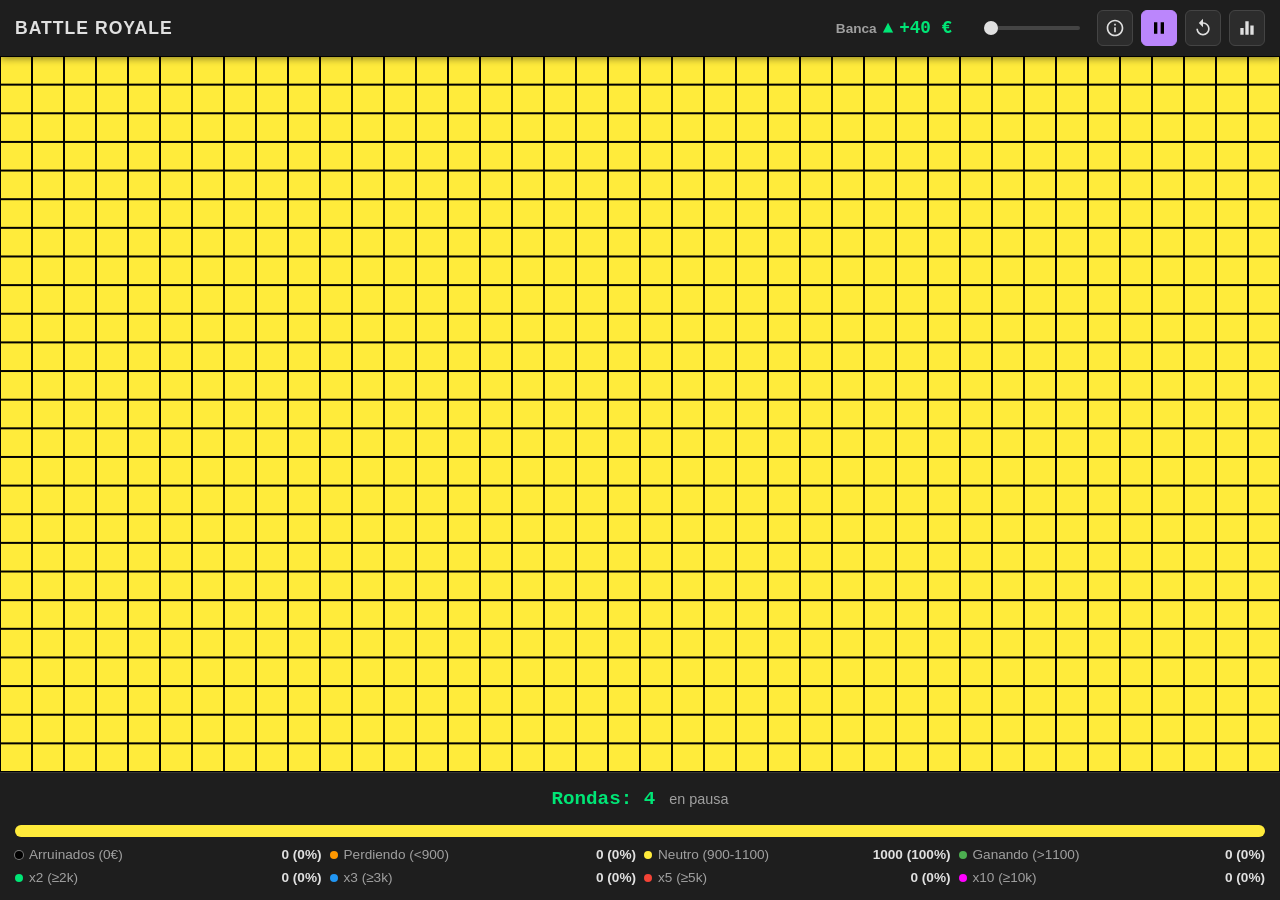
<file: index.html>
<!doctype html>
<html lang="es">
  <head>
    <meta charset="UTF-8" />
    <meta name="viewport" content="width=device-width, initial-scale=1.0, viewport-fit=cover" />
    <meta
      http-equiv="Content-Security-Policy"
      content="default-src 'self'; style-src 'self'; script-src 'self'; img-src 'self' data:;"
    />
    <title>Battle Royale: Cara o Cruz</title>
    <link rel="stylesheet" href="styles.css" />
    <script src="logger.js"></script>
  </head>
  <body>
    <header>
      <h1>Battle Royale</h1>
      <div class="controls">
        <span class="bank-counter is-even" id="bankResult" title="Lo que gana o pierde la banca">
          <span class="bank-label">Banca</span>
          <span class="bank-arrow" id="bankArrow" aria-hidden="true">–</span>
          <span id="bankValue">0 €</span>
        </span>
        <div class="slider-container">
          <input
            type="range"
            id="speedSlider"
            min="0"
            max="100"
            step="1"
            value="0"
            aria-label="Velocidad de simulación"
            aria-valuetext="1 ronda por paso"
            title="Velocidad de simulación"
          />
        </div>
        <div class="btn-group">
          <button id="infoBtn" type="button" aria-label="De qué va el juego" title="De qué va el juego">
            <svg viewBox="0 0 24 24" aria-hidden="true" focusable="false">
              <path
                d="M11 7h2v2h-2zm0 4h2v6h-2zm1-9C6.48 2 2 6.48 2 12s4.48 10 10 10 10-4.48 10-10S17.52 2 12 2zm0 18c-4.41 0-8-3.59-8-8s3.59-8 8-8 8 3.59 8 8-3.59 8-8 8z"
              />
            </svg>
          </button>
          <button id="playPauseBtn" type="button" aria-label="Iniciar" title="Iniciar">
            <svg id="icon-play" viewBox="0 0 24 24" aria-hidden="true" focusable="false">
              <path d="M8 5v14l11-7z" />
            </svg>
            <svg id="icon-pause" viewBox="0 0 24 24" class="hidden" aria-hidden="true" focusable="false">
              <path d="M6 19h4V5H6v14zm8-14v14h4V5h-4z" />
            </svg>
          </button>
          <button id="resetBtn" type="button" aria-label="Reiniciar" title="Reiniciar">
            <svg viewBox="0 0 24 24" aria-hidden="true" focusable="false">
              <path
                d="M12 5V1L7 6l5 5V7c3.31 0 6 2.69 6 6s-2.69 6-6 6-6-2.69-6-6H4c0 4.42 3.58 8 8 8s8-3.58 8-8-3.58-8-8-8z"
              />
            </svg>
          </button>
          <button id="statsBtn" type="button" aria-label="Ver seguimiento" title="Ver seguimiento">
            <svg viewBox="0 0 24 24" aria-hidden="true" focusable="false">
              <path d="M10 20h4V4h-4v16zm-6 0h4v-8H4v8zM16 9v11h4V9h-4z" />
            </svg>
          </button>
        </div>
      </div>
    </header>

    <main>
      <canvas
        id="gameCanvas"
        tabindex="0"
        role="img"
        aria-label="Cuadrícula de 1000 jugadores coloreada según su dinero. Usa las flechas para consultar cada jugador; el resumen está en el panel de estadísticas."
      ></canvas>
      <div id="tooltip" aria-hidden="true"></div>
      <p id="playerInfo" class="visually-hidden" aria-live="polite"></p>
    </main>

    <dialog id="infoDialog" aria-labelledby="infoTitle">
      <div class="info-body">
      <div class="info-header">
        <h2 id="infoTitle">¿De qué va?</h2>
        <button id="infoClose" type="button" aria-label="Cerrar" title="Cerrar">
          <svg viewBox="0 0 24 24" aria-hidden="true" focusable="false">
            <path
              d="M19 6.41 17.59 5 12 10.59 6.41 5 5 6.41 10.59 12 5 17.59 6.41 19 12 13.41 17.59 19 19 17.59 13.41 12z"
            />
          </svg>
        </button>
      </div>
      <ul class="info-list">
        <li><span class="info-icon" aria-hidden="true">🐒</span><span>1000 monos empiezan con 1000 € cada uno.</span></li>
        <li><span class="info-icon" aria-hidden="true">🪙</span><span>En cada ronda apuestan 1 € a cara o cruz contra la banca: 50 % de ganar.</span></li>
        <li><span class="info-icon" aria-hidden="true">💀</span><span>El que llega a 0 € queda eliminado para siempre.</span></li>
        <li><span class="info-icon" aria-hidden="true">🏦</span><span>Banca: <span class="bank-up">▲ verde</span> si gana, <span class="bank-down">▼ roja</span> si pierde.</span></li>
        <li><span class="info-icon" aria-hidden="true">📉</span><span>Aunque el juego es justo, con el tiempo casi todos se arruinan y unos pocos se quedan el dinero.</span></li>
      </ul>
      <ul class="info-legend" aria-label="Colores">
        <li><span class="dot dot-ruined" aria-hidden="true"></span>0 €</li>
        <li><span class="dot dot-losing" aria-hidden="true"></span>&lt;900</li>
        <li><span class="dot dot-neutral" aria-hidden="true"></span>≈1000</li>
        <li><span class="dot dot-winning" aria-hidden="true"></span>&gt;1100</li>
        <li><span class="dot dot-x2" aria-hidden="true"></span>x2</li>
        <li><span class="dot dot-x3" aria-hidden="true"></span>x3</li>
        <li><span class="dot dot-x5" aria-hidden="true"></span>x5</li>
        <li><span class="dot dot-x10" aria-hidden="true"></span>x10</li>
      </ul>
      <p class="info-controls">▶ jugar · ↺ reiniciar · 📊 seguimiento · deslizador: velocidad</p>
      </div>
    </dialog>

    <!-- Seguimiento encima del juego, para no perder la partida al volver -->
    <div
      id="trackingOverlay"
      class="hidden"
      role="dialog"
      aria-modal="true"
      aria-label="Seguimiento de 4 jugadores"
    >
      <iframe id="trackingFrame" title="Seguimiento de 4 jugadores"></iframe>
    </div>

    <section id="statsPanel" aria-label="Estadísticas">
      <div class="stats-header">
        <span class="match-counter"
          >Rondas: <span id="matchCount">0</span></span
        >
        <span class="round-rate" id="roundRate" title="Rondas por segundo">en pausa</span>
      </div>

      <div class="progress-container" aria-hidden="true">
        <div id="pb-ruined" class="progress-bar pb-ruined"></div>
        <div id="pb-losing" class="progress-bar pb-losing"></div>
        <div id="pb-neutral" class="progress-bar pb-neutral"></div>
        <div id="pb-winning" class="progress-bar pb-winning"></div>
      </div>

      <div class="stats-grid">
        <div class="stat-item">
          <span aria-hidden="true" class="dot dot-ruined"></span><span class="stat-label">Arruinados<span class="stat-range"> (0€)</span></span><span
            class="stat-value"
            id="stat-ruined"
            >0 (0%)</span
          >
        </div>
        <div class="stat-item">
          <span aria-hidden="true" class="dot dot-losing"></span><span class="stat-label">Perdiendo<span class="stat-range"> (&lt;900)</span></span><span
            class="stat-value"
            id="stat-losing"
            >0 (0%)</span
          >
        </div>
        <div class="stat-item">
          <span aria-hidden="true" class="dot dot-neutral"></span><span class="stat-label">Neutro<span class="stat-range"> (900‑1100)</span></span><span
            class="stat-value"
            id="stat-neutral"
            >0 (0%)</span
          >
        </div>
        <div class="stat-item">
          <span aria-hidden="true" class="dot dot-winning"></span><span class="stat-label">Ganando<span class="stat-range"> (&gt;1100)</span></span><span
            class="stat-value"
            id="stat-winning"
            >0 (0%)</span
          >
        </div>
        <div class="stat-item">
          <span aria-hidden="true" class="dot dot-x2"></span><span class="stat-label">x2<span class="stat-range"> (≥2k)</span></span><span
            class="stat-value"
            id="stat-x2"
            >0 (0%)</span
          >
        </div>
        <div class="stat-item">
          <span aria-hidden="true" class="dot dot-x3"></span><span class="stat-label">x3<span class="stat-range"> (≥3k)</span></span><span
            class="stat-value"
            id="stat-x3"
            >0 (0%)</span
          >
        </div>
        <div class="stat-item">
          <span aria-hidden="true" class="dot dot-x5"></span><span class="stat-label">x5<span class="stat-range"> (≥5k)</span></span><span
            class="stat-value"
            id="stat-x5"
            >0 (0%)</span
          >
        </div>
        <div class="stat-item">
          <span aria-hidden="true" class="dot dot-x10"></span><span class="stat-label">x10<span class="stat-range"> (≥10k)</span></span><span
            class="stat-value"
            id="stat-x10"
            >0 (0%)</span
          >
        </div>
      </div>
    </section>

    <script src="sim.js"></script>
    <script src="ui.js"></script>
  </body>
</html>
</file>
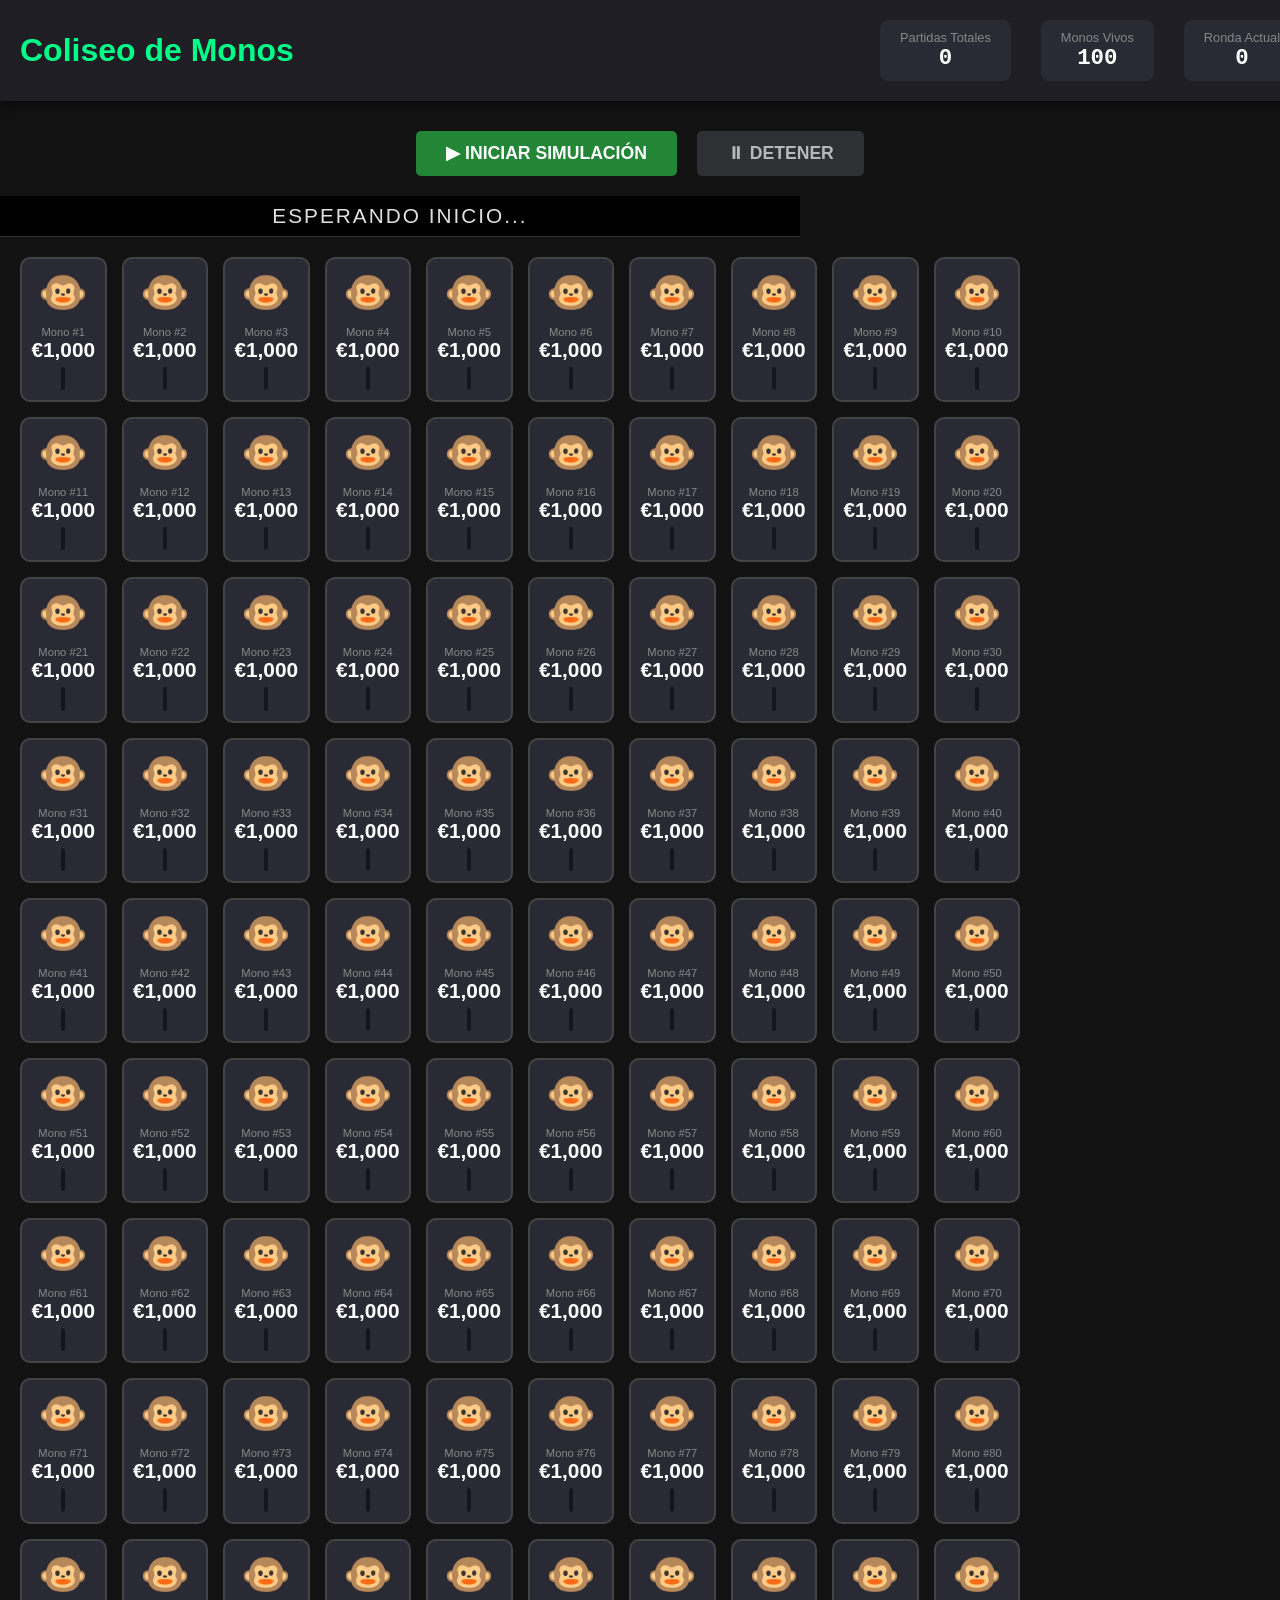
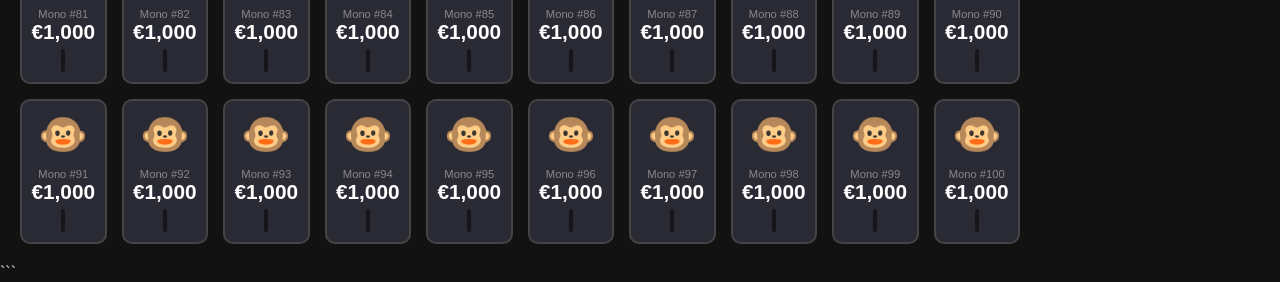
<file: monos06.html>
<!DOCTYPE html>
<html lang="es">

<head>
    <meta charset="UTF-8">
    <meta name="viewport" content="width=device-width, initial-scale=1.0">
    <title>Monos: Ciclo de 10s</title>
    <style>
        body {
            margin: 0;
            padding: 0;
            background-color: #121212;
            color: #e0e0e0;
            font-family: 'Segoe UI', sans-serif;
        }

        /* Header Arriba */
        header {
            width: 100%;
            background-color: #1e1e24;
            padding: 20px;
            box-shadow: 0 4px 10px rgba(0, 0, 0, 0.5);
            display: flex;
            justify-content: space-between;
            align-items: center;
        }

        .header-left h1 {
            margin: 0;
            color: #00ff88;
            font-size: 2rem;
        }

        .header-right {
            display: flex;
            gap: 30px;
        }

        .stat-item {
            background-color: #2a2a35;
            padding: 10px 20px;
            border-radius: 8px;
            text-align: center;
        }

        .stat-label {
            font-size: 0.8rem;
            color: #888;
            display: block;
        }

        .stat-value {
            font-size: 1.4rem;
            font-weight: bold;
            color: #fff;
            font-family: monospace;
        }

        .stat-value.red {
            color: #ff4444;
        }

        /* Botones */
        .controls {
            display: flex;
            justify-content: center;
            gap: 20px;
            margin-top: 30px;
        }

        button {
            padding: 12px 30px;
            font-size: 1.1rem;
            border: none;
            border-radius: 5px;
            cursor: pointer;
            font-weight: bold;
            transition: transform 0.1s;
        }

        #btn-start {
            background-color: #238636;
            color: white;
        }

        #btn-start:hover {
            background-color: #2ea043;
            transform: scale(1.05);
        }

        #btn-start:disabled {
            background-color: #3a3d41;
            cursor: not-allowed;
            opacity: 0.7;
        }

        #btn-stop {
            background-color: #da3633;
            color: white;
        }

        #btn-stop:hover {
            background-color: #f85149;
            transform: scale(1.05);
        }

        #btn-stop:disabled {
            background-color: #3a3d41;
            cursor: not-allowed;
            opacity: 0.7;
        }

        /* Barra de Estado */
        .status-bar {
            width: 90%;
            max-width: 800px;
            height: 40px;
            background-color: #000;
            border-bottom: 1px solid #333;
            display: flex;
            align-items: center;
            justify-content: center;
            margin-top: 20px;
        }

        .status-text {
            font-size: 1.3rem;
            letter-spacing: 2px;
            text-transform: uppercase;
        }

        /* Grid de Monos */
        .grid-container {
            display: grid;
            grid-template-columns: repeat(auto-fill, minmax(80px, 1fr));
            gap: 15px;
            padding: 20px;
            width: 90%;
            max-width: 1000px;
        }

        .monkey-card {
            background-color: #2a2a35;
            border-radius: 10px;
            padding: 10px;
            display: flex;
            flex-direction: column;
            align-items: center;
            justify-content: space-between;
            min-height: 100px;
            transition: all 0.3s ease;
            position: relative;
            border: 2px solid #444;
        }

        /* Clases de Color (Los bordes cambian según el saldo) */
        .c-10000 {
            border-color: #ff00ff;
            box-shadow: 0 0 15px rgba(255, 0, 255, 0.4);
        }

        /* Fuchsia */
        .c-5000 {
            border-color: #8b00ff;
            box-shadow: 0 0 15px rgba(139, 0, 255, 0.4);
        }

        /* Morado */
        .c-2000 {
            border-color: #00bfff;
            box-shadow: 0 0 15px rgba(0, 191, 255, 0.4);
        }

        /* Azul */
        .c-1500 {
            border-color: #7cfc00;
            box-shadow: 0 0 15px rgba(124, 252, 0, 0.4);
        }

        /* Verde Brillo */
        .c-1100 {
            border-color: #90ee90;
            box-shadow: 0 0 15px rgba(144, 238, 144, 0.4);
        }

        /* Verde Claro */
        .c-900 {
            border-color: #ffff00;
            box-shadow: 0 0 15px rgba(255, 255, 0, 0.4);
        }

        /* Amarillo */
        .c-300 {
            border-color: #ff8c00;
            box-shadow: 0 0 15px rgba(255, 140, 0, 0.4);
        }

        /* Naranja */
        .c-0 {
            background-color: #000;
            border-color: #333 !important;
            box-shadow: none !important;
        }

        /* Muerto */
        .c-0 .monkey-emoji {
            opacity: 0.3;
        }

        /* Animación de Gana/Pierde */
        .anim-win {
            border-color: #00ff88 !important;
            box-shadow: 0 0 30px #00ff88 !important;
            transform: scale(1.2);
            z-index: 100;
        }

        .anim-lose {
            border-color: #ff4444 !important;
            box-shadow: 0 0 30px #ff4444 !important;
            transform: scale(0.9);
            opacity: 0.6;
        }

        .monkey-emoji {
            font-size: 2.5rem;
            margin-bottom: 10px;
            transition: transform 0.3s;
        }

        .monkey-id {
            font-size: 0.7rem;
            color: #888;
            margin-bottom: auto;
        }

        .monkey-balance {
            font-size: 1.3rem;
            font-weight: bold;
            color: white;
            margin-bottom: 5px;
        }

        .monkey-dead-msg {
            font-size: 0.8rem;
            color: #ff4444;
            font-weight: bold;
            background-color: rgba(0, 0, 0, 0.5);
            padding: 2px;
            border-radius: 4px;
            min-height: 1.5em;
        }
    </style>
</head>

<body>

    <header>
        <div class="header-left">
            <h1>Coliseo de Monos</h1>
        </div>
        <div class="header-right">
            <div class="stat-item">
                <span class="stat-label">Partidas Totales</span>
                <span id="total-bets" class="stat-value">0</span>
            </div>
            <div class="stat-item">
                <span class="stat-label">Monos Vivos</span>
                <span id="alive-count" class="stat-value">100</span>
            </div>
            <div class="stat-item">
                <span class="stat-label">Ronda Actual</span>
                <span id="round-count" class="stat-value">0</span>
            </div>
        </div>
    </header>

    <div class="controls">
        <button type="button" id="btn-start" onclick="startGame()">▶ INICIAR SIMULACIÓN</button>
        <button type="button" id="btn-stop" onclick="stopGame()" disabled>⏸ DETENER</button>
    </div>

    <div class="status-bar">
        <span id="system-status" class="status-text">Esperando Inicio...</span>
    </div>

    <div class="grid-container" id="monkey-grid">
        <!-- Los 100 monos se generan aquí -->
    </div>

    <script>
        // Configuración
        const INITIAL_BALANCE = 1000;
        const TOTAL_MONKEYS = 100;
        const TIME_PER_ROUND_MS = 10000; // 10 segundos
        const PAUSE_TIME_MS = 2500;      // 2.5 segundos para ver resultados

        // Variables Globales
        let monkeys = [];
        let totalBetsCounter = 0;
        let roundNumber = 0;
        let isPlaying = false;
        let animationTimer = null;

        // Elementos DOM
        const btnStart = document.getElementById('btn-start');
        const btnStop = document.getElementById('btn-stop');
        const elStatus = document.getElementById('system-status');
        const gridEl = document.getElementById('monkey-grid');
        const elTotalBets = document.getElementById('total-bets');
        const elAliveCount = document.getElementById('alive-count');
        const elRoundCount = document.getElementById('round-count');

        // Función para obtener clase de color según saldo
        function getColorClass(balance) {
            if (balance === 0) return 'c-0';
            if (balance > 10000) return 'c-10000';
            if (balance > 5000) return 'c-5000';
            if (balance > 2000) return 'c-2000';
            if (balance > 1500) return 'c-1500';
            if (balance >= 1100) return 'c-1100';
            if (balance >= 900) return 'c-900';
            if (balance >= 300) return 'c-300';
            // Si está entre 1 y 299, visualmente es igual que "c-300" o "c-0" (muerto), 
            // pero para usar la lógica de colores dada, usamos naranja hasta 300.
            // Si cae por debajo de 1 (aunque la lógica lo para en 0), lo consideramos muerto.
            return balance > 0 ? 'c-300' : 'c-0';
        }

        // Inicializar Monos
        function initMonkeys() {
            gridEl.innerHTML = '';
            monkeys = [];

            for (let i = 0; i < TOTAL_MONKEYS; i++) {
                const monkeyData = {
                    id: i,
                    balance: INITIAL_BALANCE,
                    isDead: false,
                    deadRound: null
                };
                monkeys.push(monkeyData);

                const card = document.createElement('div');
                card.className = 'monkey-card';
                card.id = `card-${i}`;

                // Asignar emoji fijo (ya no cambian sin sentido)
                const randomEmoji = '🐵';

                card.innerHTML = `
                    <div class="monkey-emoji" id="face-${i}">${randomEmoji}</div>
                    <div class="monkey-id">Mono #${i + 1}</div>
                    <div class="monkey-balance" id="bal-${i}">€${INITIAL_BALANCE.toLocaleString()}</div>
                    <div class="monkey-dead-msg" id="msg-${i}"></div>
                `;

                gridEl.appendChild(card);
            }

            updateUI();
        }

        function updateUI() {
            // Actualizar contador de partidas (con formatos de miles)
            elTotalBets.textContent = totalBetsCounter.toLocaleString();

            // Contar vivos
            const alive = monkeys.filter(m => !m.isDead).length;
            elAliveCount.textContent = alive;

            if (alive === 0) {
                stopGame();
                elStatus.textContent = "EXTINCIÓN TOTAL - No quedan monos";
            }
        }

        function setEmoji(monkeyId, emoji) {
            const el = document.getElementById(`face-${monkeyId}`);
            if (el) el.textContent = emoji;
        }

        function setBalance(monkeyId, amount) {
            const el = document.getElementById(`bal-${monkeyId}`);
            if (el) {
                el.textContent = `€${amount.toLocaleString()}`;

                // Actualizar Clase de Color (Borde)
                const card = document.getElementById(`card-${monkeyId}`);
                // Remover clases de color anteriores
                const classesToRemove = ['c-10000', 'c-5000', 'c-2000', 'c-1500', 'c-1100', 'c-900', 'c-300', 'c-0'];
                classesToRemove.forEach(c => card.classList.remove(c));

                if (amount > 0) {
                    const newClass = getColorClass(amount);
                    card.classList.add(newClass);

                    // Resetear texto si estaba muerto y recupera dinero ( improbable pero posible por errores de redondeo)
                    document.getElementById(`msg-${monkeyId}`).textContent = "";
                } else {
                    card.classList.add('c-0');
                    document.getElementById(`msg-${monkeyId}`).textContent = "FALLIDO";
                }
            }
        }

        function setStatus(text, type) {
            elStatus.textContent = text;
            if (type === 'play') elStatus.style.color = '#00ff88';
            else if (type === 'pause') elStatus.style.color = '#ff4444';
            else elStatus.style.color = '#fff';
        }

        // Lógica Principal
        function startGame() {
            if (isPlaying) return;

            isPlaying = true;
            btnStart.disabled = true;
            btnStop.disabled = false;

            // Ya no llamamos a initMonkeys() aquí para evitar que se reseteen las caras de los monos y sus contenedores.

            roundNumber++;
            elRoundCount.textContent = roundNumber;

            playRounds();
        }

        function stopGame() {
            isPlaying = false;
            btnStart.disabled = false;
            btnStop.disabled = true;
            elStatus.textContent = "Sistema Detenido";
        }

        function playRounds() {
            if (!isPlaying) return;

            // FASE 1: JUEGO (10 SEGUNDOS)
            setStatus(`JUGANDO RONDA #${roundNumber}... (Calculando 1€ por apuesta)`, 'play');

            let startTime = Date.now();
            let roundBetsCount = 0;
            let activeMonkeysThisRound = 0;

            // Bucle regulado con setInterval (20 veces por segundo) para no bloquear la pestaña del navegador
            let simulationTimer = setInterval(() => {
                if (!isPlaying) {
                    clearInterval(simulationTimer);
                    return;
                }

                const currentTime = Date.now();

                // Si pasaron 10 segundos, detenemos
                if (currentTime - startTime >= TIME_PER_ROUND_MS) {
                    clearInterval(simulationTimer);
                    showResults(roundBetsCount, activeMonkeysThisRound);
                    return;
                }

                // Procesamos varias apuestas en este bloque (ej. 100 apuestas cada 50ms)
                let changedMonkeys = new Set();

                for (let i = 0; i < 100; i++) {
                    const randomIndex = Math.floor(Math.random() * monkeys.length);
                    const monkey = monkeys[randomIndex];

                    if (!monkey.isDead) {
                        activeMonkeysThisRound++;
                        monkey.balance += Math.random() > 0.5 ? 1 : -1;

                        if (monkey.balance <= 0) {
                            monkey.balance = 0;
                            monkey.isDead = true;
                            monkey.deadRound = roundNumber; // Guardar ronda de muerte
                            setEmoji(monkey.id, '💀');
                        }

                        changedMonkeys.add(monkey);
                        roundBetsCount++;
                    }
                }

                // Actualizamos visualmente el DOM de las que cambiaron
                changedMonkeys.forEach(m => setBalance(m.id, m.balance));
            }, 50);
        }

        function showResults(betsInRound, activeMonkeys) {
            // FASE 2: PAUSA Y RESULTADOS (2.5 SEGUNDOS)

            // Actualizar UI final
            totalBetsCounter += betsInRound;
            updateUI();

            setStatus(`RONDA #${roundNumber} FINALIZADA. Apuestas: ${betsInRound.toLocaleString()}. Viendo resultados...`, 'pause');

            // 1. Aplicar animaciones visuales (Ganadores en Verde, Perdedores en Rojo)
            // Y Actualizar colores de fondo base
            monkeys.forEach(monkey => {
                const card = document.getElementById(`card-${monkey.id}`);

                if (monkey.isDead) {
                    // Ya está en negro con calavera
                } else {
                    // Actualizar color base (Borde) según nuevo saldo
                    const classesToRemove = ['c-10000', 'c-5000', 'c-2000', 'c-1500', 'c-1100', 'c-900', 'c-300'];
                    classesToRemove.forEach(c => card.classList.remove(c));

                    if (monkey.balance > 10000) card.classList.add('c-10000');
                    else if (monkey.balance > 5000) card.classList.add('c-5000');
                    else if (monkey.balance > 2000) card.classList.add('c-2000');
                    else if (monkey.balance > 1500) card.classList.add('c-1500');
                    else if (monkey.balance >= 1100) card.classList.add('c-1100');
                    else if (monkey.balance >= 900) card.classList.add('c-900');
                    else if (monkey.balance >= 300) card.classList.add('c-300');
                    else if (monkey.balance > 0) card.classList.add('c-300'); // Riesgo alto

                    setBalance(monkey.id, monkey.balance);

                    // Animación visual (Brillo)
                    if (monkey.balance > 1000) {
                        card.classList.add('anim-win');
                    } else if (monkey.balance < 1000) {
                        card.classList.add('anim-lose');
                    }
                }
            });

            // Esperar 2.5 segundos
            setTimeout(() => {
                // Limpiar animaciones de brillo para la siguiente ronda
                document.querySelectorAll('.monkey-card').forEach(card => {
                    card.classList.remove('anim-win', 'anim-lose');
                });

                // Mensaje de cuándo murió cada mono (solo en la ronda actual)
                const deadInRound = monkeys.filter(m => m.deadRound === roundNumber);

                if (deadInRound.length > 0) {
                    elStatus.innerHTML += `<br><span style="color:#ff4444">⚠️ ${deadInRound.length} MONOS FALLECIERON EN ESTA RONDA</span>`;
                } else {
                    elStatus.innerHTML += `<br><span style="color:#fff">Ningún mono falleció en esta ronda.</span>`;
                }

                // Pequeña pausa para leer el mensaje antes de reiniciar
                setTimeout(() => {
                    playRounds(); // Volver a jugar
                }, 1000);

            }, PAUSE_TIME_MS);
        }

        // Inicializar al cargar
        initMonkeys();
    </script>
</body>

</html>
```
</file>
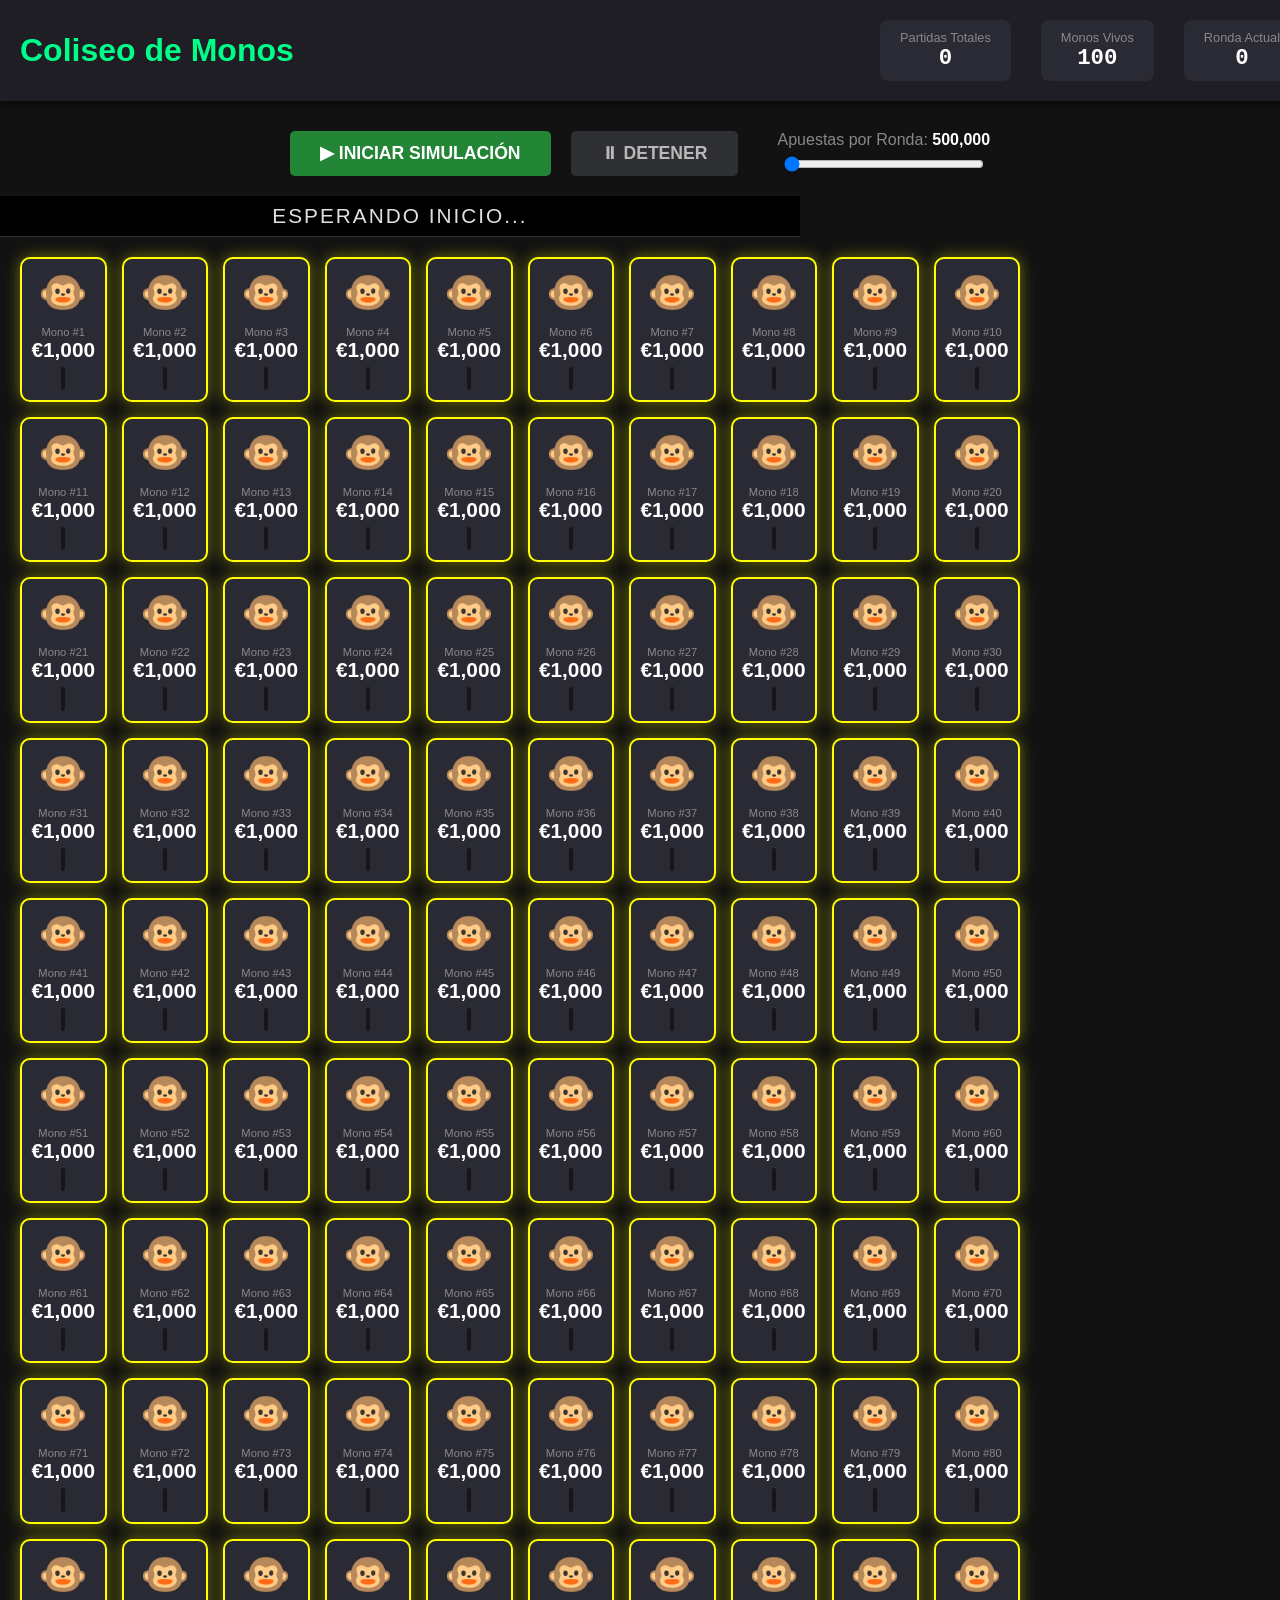
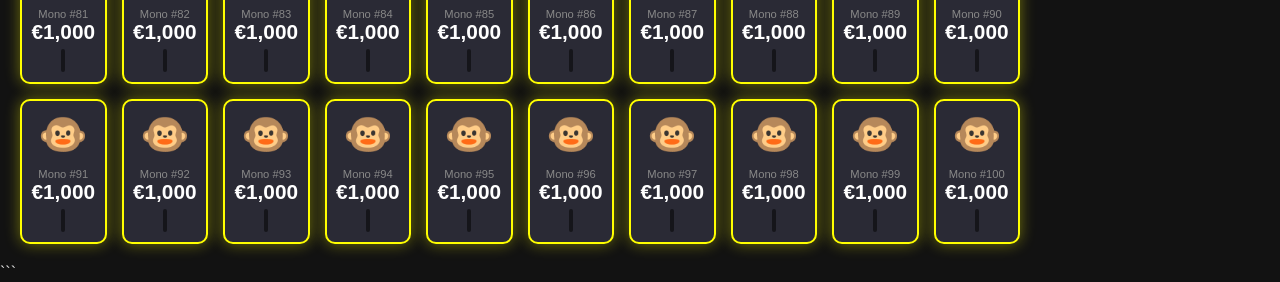
<file: monoslocal.html>
<!doctype html>
<html lang="es">
  <head>
    <meta charset="UTF-8" />
    <meta name="viewport" content="width=device-width, initial-scale=1.0" />
    <title>Monos: Ciclo de 10s</title>
    <style>
      body {
        margin: 0;
        padding: 0;
        background-color: #121212;
        color: #e0e0e0;
        font-family: "Segoe UI", sans-serif;
      }

      /* Header Arriba */
      header {
        width: 100%;
        background-color: #1e1e24;
        padding: 20px;
        box-shadow: 0 4px 10px rgba(0, 0, 0, 0.5);
        display: flex;
        justify-content: space-between;
        align-items: center;
      }

      .header-left h1 {
        margin: 0;
        color: #00ff88;
        font-size: 2rem;
      }

      .header-right {
        display: flex;
        gap: 30px;
      }

      .stat-item {
        background-color: #2a2a35;
        padding: 10px 20px;
        border-radius: 8px;
        text-align: center;
      }

      .stat-label {
        font-size: 0.8rem;
        color: #888;
        display: block;
      }

      .stat-value {
        font-size: 1.4rem;
        font-weight: bold;
        color: #fff;
        font-family: monospace;
      }

      .stat-value.red {
        color: #ff4444;
      }

      /* Botones */
      .controls {
        display: flex;
        justify-content: center;
        gap: 20px;
        margin-top: 30px;
      }

      button {
        padding: 12px 30px;
        font-size: 1.1rem;
        border: none;
        border-radius: 5px;
        cursor: pointer;
        font-weight: bold;
        transition: transform 0.1s;
      }

      #btn-start {
        background-color: #238636;
        color: white;
      }

      #btn-start:hover {
        background-color: #2ea043;
        transform: scale(1.05);
      }

      #btn-start:disabled {
        background-color: #3a3d41;
        cursor: not-allowed;
        opacity: 0.7;
      }

      #btn-stop {
        background-color: #da3633;
        color: white;
      }

      #btn-stop:hover {
        background-color: #f85149;
        transform: scale(1.05);
      }

      #btn-stop:disabled {
        background-color: #3a3d41;
        cursor: not-allowed;
        opacity: 0.7;
      }

      /* Barra de Estado */
      .status-bar {
        width: 90%;
        max-width: 800px;
        height: 40px;
        background-color: #000;
        border-bottom: 1px solid #333;
        display: flex;
        align-items: center;
        justify-content: center;
        margin-top: 20px;
      }

      .status-text {
        font-size: 1.3rem;
        letter-spacing: 2px;
        text-transform: uppercase;
      }

      /* Grid de Monos */
      .grid-container {
        display: grid;
        grid-template-columns: repeat(auto-fill, minmax(80px, 1fr));
        gap: 15px;
        padding: 20px;
        width: 90%;
        max-width: 1000px;
      }

      .monkey-card {
        background-color: #2a2a35;
        border-radius: 10px;
        padding: 10px;
        display: flex;
        flex-direction: column;
        align-items: center;
        justify-content: space-between;
        min-height: 100px;
        transition: all 0.3s ease;
        position: relative;
        border: 2px solid #444;
      }

      /* Clases de Color (Los bordes cambian según el saldo) */
      .c-10000 {
        border-color: #ff00ff;
        box-shadow: 0 0 15px rgba(255, 0, 255, 0.4);
      }

      /* Fuchsia */
      .c-5000 {
        border-color: #8b00ff;
        box-shadow: 0 0 15px rgba(139, 0, 255, 0.4);
      }

      /* Morado */
      .c-2000 {
        border-color: #00bfff;
        box-shadow: 0 0 15px rgba(0, 191, 255, 0.4);
      }

      /* Azul */
      .c-1500 {
        border-color: #7cfc00;
        box-shadow: 0 0 15px rgba(124, 252, 0, 0.4);
      }

      /* Verde Brillo */
      .c-1100 {
        border-color: #90ee90;
        box-shadow: 0 0 15px rgba(144, 238, 144, 0.4);
      }

      /* Verde Claro */
      .c-900 {
        border-color: #ffff00;
        box-shadow: 0 0 15px rgba(255, 255, 0, 0.4);
      }

      /* Amarillo */
      .c-300 {
        border-color: #ff8c00;
        box-shadow: 0 0 15px rgba(255, 140, 0, 0.4);
      }

      /* Naranja */
      .c-0 {
        background-color: #000;
        border-color: #333 !important;
        box-shadow: none !important;
      }

      /* Muerto */
      .c-0 .monkey-emoji {
        opacity: 0.3;
      }

      /* Animación de Gana/Pierde */
      .anim-win {
        border-color: #00ff88 !important;
        box-shadow: 0 0 30px #00ff88 !important;
        transform: scale(1.2);
        z-index: 100;
      }

      .anim-lose {
        border-color: #ff4444 !important;
        box-shadow: 0 0 30px #ff4444 !important;
        transform: scale(0.9);
        opacity: 0.6;
      }

      .monkey-emoji {
        font-size: 2.5rem;
        margin-bottom: 10px;
        transition: transform 0.3s;
      }

      .monkey-id {
        font-size: 0.7rem;
        color: #888;
        margin-bottom: auto;
      }

      .monkey-balance {
        font-size: 1.3rem;
        font-weight: bold;
        color: white;
        margin-bottom: 5px;
      }

      .monkey-dead-msg {
        font-size: 0.8rem;
        color: #ff4444;
        font-weight: bold;
        background-color: rgba(0, 0, 0, 0.5);
        padding: 2px;
        border-radius: 4px;
        min-height: 1.5em;
      }
    </style>
  </head>

  <body>
    <header>
      <div class="header-left">
        <h1>Coliseo de Monos</h1>
      </div>
      <div class="header-right">
        <div class="stat-item">
          <span class="stat-label">Partidas Totales</span>
          <span id="total-bets" class="stat-value">0</span>
        </div>
        <div class="stat-item">
          <span class="stat-label">Monos Vivos</span>
          <span id="alive-count" class="stat-value">100</span>
        </div>
        <div class="stat-item">
          <span class="stat-label">Ronda Actual</span>
          <span id="round-count" class="stat-value">0</span>
        </div>
      </div>
    </header>

    <div class="controls">
      <button type="button" id="btn-start" onclick="startGame()">
        ▶ INICIAR SIMULACIÓN
      </button>
      <button type="button" id="btn-stop" onclick="stopGame()" disabled>
        ⏸ DETENER
      </button>

      <!-- Nuevo Slider de Velocidad -->
      <div style="display: flex; flex-direction: column; align-items: center; margin-left: 20px;">
        <label for="speed-slider" style="margin-bottom: 5px; color: #888;">Apuestas por Ronda: <span id="speed-val" style="color: #fff; font-weight: bold;">500,000</span></label>
        <input type="range" id="speed-slider" min="500000" max="5000000" step="500000" value="500000" style="width: 200px;">
      </div>
    </div>

    <div class="status-bar">
      <span id="system-status" class="status-text">Esperando Inicio...</span>
    </div>

    <div class="grid-container" id="monkey-grid">
      <!-- Los 100 monos se generan aquí -->
    </div>

    <script>
      class SecureBatchRNG {
        constructor() {
          this.BUFFER_SIZE = 128 * 1024;
          this.buffer = new Uint8Array(this.BUFFER_SIZE);
          this.bitIndex = 0;

          // Pre-calculate chunks to avoid temporary views in refill()
          this.views = [];
          const CHUNK_SIZE = 65536;
          for (let offset = 0; offset < this.BUFFER_SIZE; offset += CHUNK_SIZE) {
            const end = Math.min(offset + CHUNK_SIZE, this.BUFFER_SIZE);
            this.views.push(this.buffer.subarray(offset, end));
          }
        }

        refill() {
          for (let i = 0; i < this.views.length; i++) {
            window.crypto.getRandomValues(this.views[i]);
          }
          this.bitIndex = 0;
        }

        getBit() {
          if (this.bitIndex >= this.BUFFER_SIZE * 8) {
            this.refill();
          }
          const byteIndex = this.bitIndex >> 3;
          const bitOffset = this.bitIndex & 7;
          const bit = (this.buffer[byteIndex] >> bitOffset) & 1;
          this.bitIndex++;
          return bit;
        }
      }

      const rng = new SecureBatchRNG();

      // Configuración (MODO ACELERADO 500k/3s)
      const INITIAL_BALANCE = 1000;
      const TOTAL_MONKEYS = 100;
      const TIME_PER_ROUND_MS = 3000;  // 3 segundos de cálculo
      const PAUSE_TIME_MS = 1000;      // 1 segundo de pausa visual
      let TARGET_BETS_PER_ROUND = 500000;

      // Variables Globales
      let monkeys = [];
      let totalBetsCounter = 0;
      let roundNumber = 0;
      let isPlaying = false;
      let animationTimer = null;

      // Elementos DOM
      const btnStart = document.getElementById("btn-start");
      const btnStop = document.getElementById("btn-stop");
      const elStatus = document.getElementById("system-status");
      const gridEl = document.getElementById("monkey-grid");
      const elTotalBets = document.getElementById("total-bets");
      const elAliveCount = document.getElementById("alive-count");
      const elRoundCount = document.getElementById("round-count");

      const sliderEl = document.getElementById("speed-slider");
      const sliderValEl = document.getElementById("speed-val");

      // Evento del slider
      sliderEl.oninput = function() {
          TARGET_BETS_PER_ROUND = parseInt(this.value);
          sliderValEl.textContent = TARGET_BETS_PER_ROUND.toLocaleString();
      };

      // Función unificada para visuales (Color y Emoji)
      function getMonkeyVisuals(balance) {
        if (balance <= 0) return { className: "c-0", emoji: "💀" };
        if (balance > 10000) return { className: "c-10000", emoji: "🚀" };
        if (balance > 5000) return { className: "c-5000", emoji: "👑" };
        if (balance > 2000) return { className: "c-2000", emoji: "🤑" };
        if (balance > 1500) return { className: "c-1500", emoji: "😀" };
        if (balance >= 1100) return { className: "c-1100", emoji: "🙂" };
        if (balance >= 900) return { className: "c-900", emoji: "🐵" };
        if (balance >= 300) return { className: "c-300", emoji: "😨" };
        return { className: "c-300", emoji: "😭" };
      }

      // Inicializar Monos
      function initMonkeys() {
        rng.refill();
        gridEl.innerHTML = "";
        monkeys = [];

        for (let i = 0; i < TOTAL_MONKEYS; i++) {
          const monkeyData = {
            id: i,
            balance: INITIAL_BALANCE,
            isDead: false,
            deadRound: null,
          };
          monkeys.push(monkeyData);

          const card = document.createElement("div");
          card.className = "monkey-card";
          card.id = `card-${i}`;

          const visuals = getMonkeyVisuals(INITIAL_BALANCE);

          card.innerHTML = `
                    <div class="monkey-emoji" id="face-${i}">${visuals.emoji}</div>
                    <div class="monkey-id">Mono #${i + 1}</div>
                    <div class="monkey-balance" id="bal-${i}">€${INITIAL_BALANCE.toLocaleString()}</div>
                    <div class="monkey-dead-msg" id="msg-${i}"></div>
                `;

          gridEl.appendChild(card);
          // Establecer clase inicial
          card.classList.add(visuals.className);
        }

        updateUI();
      }

      function updateUI() {
        // Actualizar contador de partidas (con formatos de miles)
        elTotalBets.textContent = totalBetsCounter.toLocaleString();

        // Contar vivos
        const alive = monkeys.filter((m) => !m.isDead).length;
        elAliveCount.textContent = alive;

        if (alive === 0) {
          stopGame();
          elStatus.textContent = "EXTINCIÓN TOTAL - No quedan monos";
        }
      }

      function setBalance(monkeyId, amount) {
        const el = document.getElementById(`bal-${monkeyId}`);
        if (el) {
          el.textContent = `€${amount.toLocaleString()}`;

          const card = document.getElementById(`card-${monkeyId}`);
          const face = document.getElementById(`face-${monkeyId}`);
          const msg = document.getElementById(`msg-${monkeyId}`);

          const visuals = getMonkeyVisuals(amount);

          // Actualizar emoji
          face.textContent = visuals.emoji;

          // Remover clases de color anteriores
          const classesToRemove = [
            "c-10000",
            "c-5000",
            "c-2000",
            "c-1500",
            "c-1100",
            "c-900",
            "c-300",
            "c-0",
          ];
          classesToRemove.forEach((c) => card.classList.remove(c));

          // Añadir nueva clase
          card.classList.add(visuals.className);

          if (amount <= 0) {
            msg.textContent = "FALLIDO";
          } else {
            msg.textContent = "";
          }
        }
      }

      function setStatus(text, type) {
        elStatus.textContent = text;
        if (type === "play") elStatus.style.color = "#00ff88";
        else if (type === "pause") elStatus.style.color = "#ff4444";
        else elStatus.style.color = "#fff";
      }

      // Lógica Principal
      function startGame() {
        if (isPlaying) return;

        isPlaying = true;
        btnStart.disabled = true;
        btnStop.disabled = false;

        playRounds();
      }

      function stopGame() {
        isPlaying = false;
        btnStart.disabled = false;
        btnStop.disabled = true;
        elStatus.textContent = "Sistema Detenido";
      }

      function playRounds() {
        if (!isPlaying) return;

        roundNumber++;
        elRoundCount.textContent = roundNumber;

        setStatus(
          `JUGANDO RONDA #${roundNumber}... (Simulando ${TARGET_BETS_PER_ROUND.toLocaleString()} apuestas)`,
          "play",
        );

        let startTime = Date.now();
        let roundBetsCount = 0;

        // Intervalo de 16ms
        let simulationTimer = setInterval(() => {
          if (!isPlaying) {
            clearInterval(simulationTimer);
            return;
          }

          const currentTime = Date.now();
          const elapsedTime = currentTime - startTime;

          // Si llegamos a la meta de apuestas O al tiempo límite (3s)
          if (
            roundBetsCount >= TARGET_BETS_PER_ROUND ||
            elapsedTime >= TIME_PER_ROUND_MS
          ) {
            clearInterval(simulationTimer);
            showResults(roundBetsCount);
            return;
          }

          // CALIBRACIÓN DE VELOCIDAD DINÁMICA
          // Objetivo: TARGET_BETS_PER_ROUND apuestas en 3000ms (TIME_PER_ROUND_MS)

          // Frames aproximados en 3s a 60fps = 180 frames (usamos 187 para 16ms)
          // Total apuestas por frame = TARGET / 187
          // Iteraciones por mono = Total apuestas por frame / 100

          const framesInRound = TIME_PER_ROUND_MS / 16;
          const betsPerFrame = TARGET_BETS_PER_ROUND / framesInRound;
          let iterationsPerMonkey = Math.ceil(betsPerFrame / TOTAL_MONKEYS);

          // Clamp mínimo de 1
          if (iterationsPerMonkey < 1) iterationsPerMonkey = 1;

          const SPEED_MULTIPLIER = iterationsPerMonkey;

          for (let i = 0; i < SPEED_MULTIPLIER; i++) {
            // Si ya nos pasamos de la meta, cortamos
            if (roundBetsCount >= TARGET_BETS_PER_ROUND) break;

            const worldCoin = rng.getBit();

            monkeys.forEach((monkey) => {
              if (!monkey.isDead) {
                const guess = rng.getBit();

                if (guess === worldCoin) {
                  monkey.balance += 1;
                } else {
                  monkey.balance -= 1;
                }

                if (monkey.balance <= 0) {
                  monkey.balance = 0;
                  monkey.isDead = true;
                  monkey.deadRound = roundNumber;
                }
                roundBetsCount++;
              }
            });
          }
        }, 16);
      }

      function showResults(betsInRound) {
        // FASE 2: PAUSA Y RESULTADOS (2.5 SEGUNDOS)

        // Actualizar UI final
        totalBetsCounter += betsInRound;
        updateUI();

        setStatus(
          `RONDA #${roundNumber} FINALIZADA. Apuestas: ${betsInRound.toLocaleString()}. Viendo resultados...`,
          "pause",
        );

        // 1. ACTUALIZACIÓN VISUAL MASIVA
        // Ahora actualizamos el DOM de TODOS los monos aquí, ya que no se hizo durante el juego
        monkeys.forEach((monkey) => {
          const card = document.getElementById(`card-${monkey.id}`);

          // Actualizar estado visual completo (Color y Emoji)
          // Esto maneja también a los monos que murieron durante esta ronda rápida
          setBalance(monkey.id, monkey.balance);

          if (!monkey.isDead) {
            // Animación visual (Brillo) solo para vivos
            if (monkey.balance > 1000) {
              card.classList.add("anim-win");
            } else if (monkey.balance < 1000) {
              card.classList.add("anim-lose");
            }
          } else {
             // Asegurar que los muertos tengan su clase correcta
             card.classList.add("c-0");
          }
        });

        // Esperar 2.5 segundos
        setTimeout(() => {
          // Limpiar animaciones de brillo para la siguiente ronda
          document.querySelectorAll(".monkey-card").forEach((card) => {
            card.classList.remove("anim-win", "anim-lose");
          });

          // Mensaje de cuándo murió cada mono (solo en la ronda actual)
          const deadInRound = monkeys.filter(
            (m) => m.deadRound === roundNumber,
          );

          if (deadInRound.length > 0) {
            elStatus.innerHTML += `<br><span style="color:#ff4444">⚠️ ${deadInRound.length} MONOS FALLECIERON EN ESTA RONDA</span>`;
          } else {
            elStatus.innerHTML += `<br><span style="color:#fff">Ningún mono falleció en esta ronda.</span>`;
          }

          // Pequeña pausa para leer el mensaje antes de reiniciar
          setTimeout(() => {
            playRounds(); // Volver a jugar
          }, 1000);
        }, PAUSE_TIME_MS);
      }

      // Inicializar al cargar
      initMonkeys();
    </script>
  </body>
</html>
```
</file>
<file: styles.css>
:root {
  --bg-color: #121212;
  --surface-color: #1e1e1e;
  --text-primary: #e0e0e0;
  --text-secondary: #a0a0a0;
  --accent-color: #bb86fc;
  --success-color: #00e676; /* Neon Green */
  --warning-color: #ffea00;
  --danger-color: #ff1744;
  --ruined-color: #37474f; /* Dark Grey */
}

body {
  font-family: "Segoe UI", Tahoma, Geneva, Verdana, sans-serif;
  margin: 0;
  padding: 0;
  background-color: var(--bg-color);
  color: var(--text-primary);
  display: flex;
  flex-direction: column;
  height: 100vh;
  /* En el móvil, 100vh incluye la barra del navegador y corta el panel. */
  height: 100dvh;
  overflow: hidden;
}

/* HEADER */
header {
  background-color: var(--surface-color);
  padding: 10px 15px;
  display: flex;
  align-items: center;
  justify-content: space-between;
  box-shadow: 0 2px 8px rgba(0, 0, 0, 0.5);
  z-index: 100;
  flex-shrink: 0;
}

h1 {
  font-size: 1.1rem;
  font-weight: 700;
  margin: 0;
  text-transform: uppercase;
  letter-spacing: 1px;
  white-space: nowrap;
  display: flex;
  align-items: center;
  gap: 10px;
}

.controls {
  display: flex;
  align-items: center;
  gap: 15px;
}

/* SLIDER */
.slider-container {
  display: flex;
  align-items: center;
  width: 100px;
}

input[type="range"] {
  -webkit-appearance: none;
  width: 100%;
  background: transparent;
}

input[type="range"]::-webkit-slider-thumb {
  -webkit-appearance: none;
  height: 14px;
  width: 14px;
  border-radius: 50%;
  background: var(--text-primary);
  cursor: pointer;
  margin-top: -5px;
}

input[type="range"]::-webkit-slider-runnable-track {
  width: 100%;
  height: 4px;
  cursor: pointer;
  background: #444;
  border-radius: 2px;
}

/* BUTTONS */
.btn-group {
  display: flex;
  gap: 8px;
}

button {
  background: #2c2c2c;
  border: 1px solid #444;
  color: var(--text-primary);
  border-radius: 6px;
  padding: 6px;
  cursor: pointer;
  display: flex;
  align-items: center;
  justify-content: center;
  transition: all 0.2s;
  width: 36px;
  height: 36px;
}

button:hover {
  background: #3d3d3d;
  border-color: #666;
}

button:active {
  transform: scale(0.95);
}

button svg {
  width: 20px;
  height: 20px;
  fill: currentColor;
}

button.active {
  background: var(--accent-color);
  color: #000;
  border-color: var(--accent-color);
}

/* MAIN CONTENT */
main {
  flex: 1;
  position: relative;
  overflow: hidden;
  display: flex;
  flex-direction: column;
}

#gameCanvas {
  flex: 1;
  width: 100%;
  display: block;
  background-color: #000;
}

/* STATS PANEL (Bottom) */
#statsPanel {
  background-color: var(--surface-color);
  border-top: 1px solid #333;
  padding: 15px;
  display: flex;
  flex-direction: column;
  gap: 10px;
  /* Scrollable if content overflows on small screens */
  overflow-y: auto;
  max-height: 40vh;
  flex-shrink: 0;
}

.stats-header {
  display: flex;
  justify-content: center;
  align-items: baseline;
  flex-wrap: wrap;
  gap: 4px 14px;
  margin-bottom: 5px;
}

.round-rate {
  font-size: 0.9rem;
  color: var(--text-secondary);
  font-variant-numeric: tabular-nums;
  white-space: nowrap;
}

.match-counter {
  font-size: 1.2rem;
  color: var(--success-color);
  font-family: "Courier New", monospace;
  font-weight: bold;
}

.bank-counter {
  display: inline-flex;
  align-items: baseline;
  gap: 6px;
  margin-right: 15px;
  font-family: "Courier New", monospace;
  font-weight: bold;
  font-size: 1.1rem;
  font-variant-numeric: tabular-nums;
  white-space: nowrap;
}

.bank-label {
  font-family: "Segoe UI", Tahoma, Geneva, Verdana, sans-serif;
  font-size: 0.85rem;
  font-weight: 600;
  color: var(--text-secondary);
}

.bank-counter.is-up,
.bank-up {
  color: #00e676;
}

.bank-counter.is-down,
.bank-down {
  color: #ff6e6e;
}

.bank-counter.is-even {
  color: var(--text-primary);
}

/* PROGRESS BAR */
.progress-container {
  width: 100%;
  height: 12px;
  background-color: #333;
  border-radius: 6px;
  overflow: hidden;
  display: flex;
}

.progress-bar {
  height: 100%;
  transition: width 0.3s ease;
}

.pb-ruined {
  background-color: #000;
}
.pb-losing {
  background-color: #ff9800;
}
.pb-neutral {
  background-color: #ffeb3b;
}
.pb-winning {
  background-color: #4caf50;
}

/* Initial widths to replace inline styles */
#pb-ruined,
#pb-losing,
#pb-winning {
  width: 0%;
}
#pb-neutral {
  width: 100%;
}

/* STATS GRID */
.stats-grid {
  display: grid;
  grid-template-columns: repeat(4, minmax(0, 1fr));
  column-gap: 20px;
  gap: 8px;
  font-size: 0.85rem;
}

.stat-item {
  display: flex;
  align-items: center;
  gap: 6px;
  color: var(--text-secondary);
}

.stat-label {
  min-width: 0;
}

.stat-value {
  color: var(--text-primary);
  font-weight: bold;
  margin-left: auto;
  white-space: nowrap;
}

.dot {
  width: 8px;
  height: 8px;
  border-radius: 50%;
  flex-shrink: 0;
}

/* Helper classes for dots to replace inline styles */
.dot-ruined {
  background-color: #000;
  box-shadow: 0 0 0 1px #777;
}
.dot-losing {
  background-color: #ff9800;
}
.dot-neutral {
  background-color: #ffeb3b;
}
.dot-winning {
  background-color: #4caf50;
}
.dot-x2 {
  background-color: #00e676;
}
.dot-x3 {
  background-color: #2196f3;
}
.dot-x5 {
  background-color: #f44336;
}
.dot-x10 {
  background-color: #ff00ff;
}

/* TOOLTIP */
#tooltip {
  position: fixed;
  background: rgba(0, 0, 0, 0.9);
  border: 1px solid #444;
  color: #fff;
  padding: 8px;
  border-radius: 4px;
  font-size: 0.8rem;
  pointer-events: none;
  display: none;
  z-index: 1000;
  box-shadow: 0 4px 6px rgba(0, 0, 0, 0.3);
}

.tooltip-title {
  color: var(--accent-color);
}

.tooltip-ruined {
  color: var(--danger-color);
}

/* INFORMACIÓN */
#infoDialog {
  width: min(92vw, 440px);
  max-height: 85dvh;
  padding: 0;
  border: 1px solid #444;
  border-radius: 12px;
  background: var(--surface-color);
  color: var(--text-primary);
  box-shadow: 0 12px 40px rgba(0, 0, 0, 0.6);
}

.info-body {
  padding: 16px 18px 18px;
}

#infoDialog::backdrop {
  background: rgba(0, 0, 0, 0.6);
}

.info-header {
  display: flex;
  align-items: center;
  justify-content: space-between;
  margin-bottom: 8px;
}

.info-header h2 {
  margin: 0;
  font-size: 1.1rem;
}

.info-list {
  list-style: none;
  margin: 0;
  padding: 0;
  display: flex;
  flex-direction: column;
  gap: 10px;
  font-size: 0.95rem;
  line-height: 1.4;
}

.info-list li {
  display: flex;
  gap: 10px;
  align-items: flex-start;
}

.info-icon {
  font-size: 1.2rem;
  line-height: 1.2;
  flex-shrink: 0;
}

.info-legend {
  list-style: none;
  margin: 14px 0 0;
  padding: 10px 0 0;
  border-top: 1px solid #333;
  display: flex;
  flex-wrap: wrap;
  gap: 6px 14px;
  font-size: 0.85rem;
  color: var(--text-secondary);
}

.info-legend li {
  display: flex;
  align-items: center;
  gap: 5px;
}

.info-controls {
  margin: 12px 0 0;
  font-size: 0.85rem;
  color: var(--text-secondary);
}

#trackingOverlay {
  position: fixed;
  inset: 0;
  z-index: 2000;
  background: var(--bg-color);
}

#trackingFrame {
  width: 100%;
  height: 100%;
  border: 0;
  display: block;
}

/* FOCO VISIBLE (teclado) */
button:focus-visible,
input[type="range"]:focus-visible,
#gameCanvas:focus-visible {
  outline: 3px solid var(--accent-color);
  outline-offset: 2px;
}

#gameCanvas:focus-visible {
  outline-offset: -3px;
}

/* Utility classes */
.hidden {
  display: none !important;
}

.visually-hidden {
  position: absolute;
  width: 1px;
  height: 1px;
  margin: -1px;
  padding: 0;
  overflow: hidden;
  clip: rect(0 0 0 0);
  white-space: nowrap;
  border: 0;
}

/* Pantallas táctiles: objetivos de al menos 44 px y un control de velocidad
   fácil de arrastrar con el dedo. */
@media (pointer: coarse) {
  button {
    width: 44px;
    height: 44px;
  }
  input[type="range"] {
    height: 44px;
  }
  input[type="range"]::-webkit-slider-thumb {
    height: 24px;
    width: 24px;
    margin-top: -10px;
  }
  input[type="range"]::-moz-range-thumb {
    height: 24px;
    width: 24px;
  }
}

@media (prefers-reduced-motion: reduce) {
  .progress-bar,
  button {
    transition: none;
  }
  button:active {
    transform: none;
  }
}

/* RESPONSIVE */
/* En el móvil la cabecera pasa a dos filas: título y botones arriba,
   dinero y velocidad abajo. En una sola fila no caben y el botón de
   seguimiento quedaba fuera de la pantalla. */
@media (max-width: 600px) {
  header {
    flex-wrap: wrap;
    row-gap: 6px;
    padding: 8px 12px;
    padding-top: max(8px, env(safe-area-inset-top));
  }
  .controls {
    display: contents;
  }
  h1 {
    font-size: 0.95rem;
    order: 1;
  }
  .btn-group {
    order: 2;
  }
  .bank-counter {
    order: 3;
    font-size: 1rem;
    margin-right: 0;
  }
  .slider-container {
    order: 4;
    flex: 1;
    width: auto;
    margin-left: 16px;
  }
  #statsPanel {
    padding: 8px 10px;
    padding-bottom: max(8px, env(safe-area-inset-bottom));
    gap: 6px;
  }
  .stats-header {
    margin-bottom: 0;
  }
  .match-counter {
    font-size: 1rem;
  }
  .round-rate {
    font-size: 0.8rem;
  }
  .progress-container {
    height: 8px;
  }
}

/* Estadísticas compactas (móvil): 4 columnas con la cifra debajo del nombre.
   Los umbrales de cada grupo se ven en la ventana de información. */
@media (max-width: 600px), (max-height: 500px) and (orientation: landscape) {
  .stats-grid {
    grid-template-columns: repeat(4, minmax(0, 1fr));
    gap: 6px 8px;
    font-size: 0.75rem;
  }
  .stat-item {
    display: grid;
    grid-template-columns: auto minmax(0, 1fr);
    column-gap: 5px;
    row-gap: 1px;
  }
  .stat-label {
    overflow: hidden;
    text-overflow: ellipsis;
    white-space: nowrap;
  }
  .stat-range {
    display: none;
  }
  .stat-value {
    grid-column: 1 / -1;
    margin-left: 0;
    font-size: 0.8rem;
  }
}

@media (max-width: 360px) {
  h1 {
    font-size: 0.85rem;
    letter-spacing: 0.5px;
  }
  .btn-group {
    gap: 6px;
  }
}

/* Móvil en horizontal: las estadísticas pasan a una columna a la derecha
   para que la cuadrícula aproveche toda la altura. */
@media (max-height: 500px) and (orientation: landscape) {
  body {
    display: grid;
    grid-template-columns: minmax(0, 1fr) clamp(220px, 32vw, 300px);
    grid-template-rows: auto minmax(0, 1fr);
  }
  header {
    grid-column: 1 / -1;
    padding: 6px 12px;
    padding-left: max(12px, env(safe-area-inset-left));
    padding-right: max(12px, env(safe-area-inset-right));
  }
  main {
    min-height: 0;
    padding-left: env(safe-area-inset-left);
  }
  #statsPanel {
    max-height: none;
    border-top: 0;
    border-left: 1px solid #333;
    padding: 10px;
    padding-right: max(10px, env(safe-area-inset-right));
    padding-bottom: max(10px, env(safe-area-inset-bottom));
    gap: 8px;
  }
  .stats-header {
    flex-direction: column;
    align-items: center;
    margin-bottom: 0;
  }
  .match-counter {
    font-size: 1rem;
  }
  .stats-grid {
    grid-template-columns: repeat(2, minmax(0, 1fr));
    font-size: 0.85rem;
    gap: 8px;
  }
  .stat-value {
    font-size: 0.9rem;
  }
}
</file>
